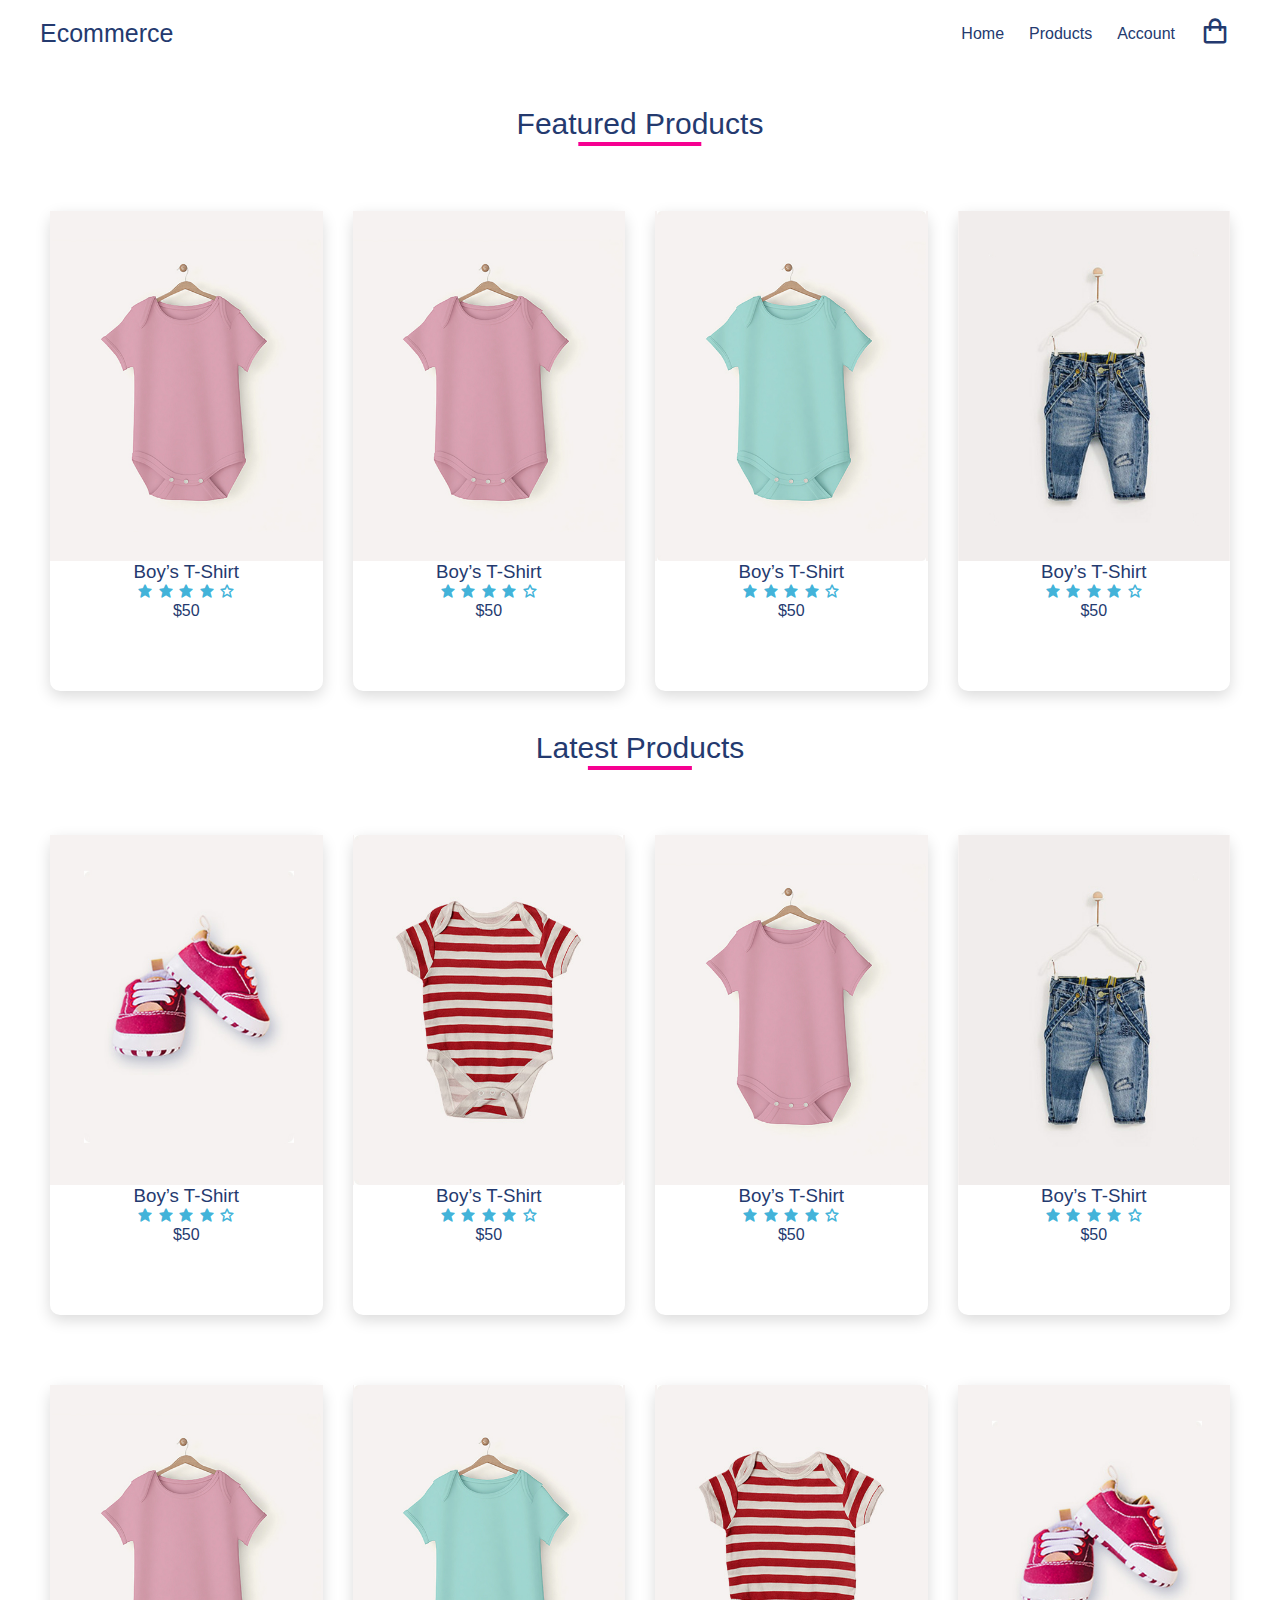
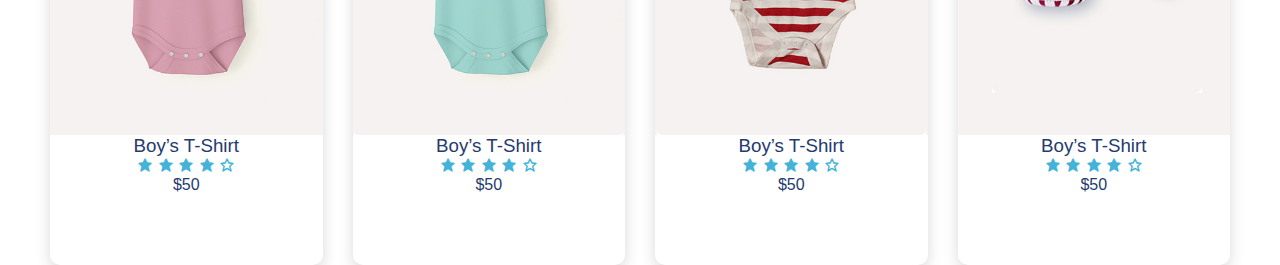
<file: index.html>
<!DOCTYPE html>
<html lang="en">

<head>
  <meta charset="UTF-8" />
  <meta name="viewport" content="width=device-width, initial-scale=1.0" />

  <!-- Box icons -->
  <link rel="stylesheet" href="https://cdn.jsdelivr.net/npm/boxicons@latest/css/boxicons.min.css" />

  <!-- Custom StyleSheet -->
  <link rel="stylesheet" href="./css/styles.css" />
  <title>Ecommerce Website</title>
</head>

<body>
  <!-- Header -->
  <header id="home" class="header">
    <!-- Navigation -->
    <nav class="nav">
      <div class="navigation container">
        <div class="logo">
          <h1>Ecommerce</h1>
        </div>

        <div class="menu">
          <div class="top-nav">
            <div class="logo">
              <h1>Ecommerce</h1>
            </div>
            <div class="close">
              <i class="bx bx-x"></i>
            </div>
          </div>

          <ul class="nav-list">
            <li class="nav-item">
              <a href="product-details.htmlhome" class="nav-link scroll-link">Home</a>
            </li>
            <li class="nav-item">
              <a href="product.html" class="nav-link">Products</a>
            </li>
            <li class="nav-item">
              <a href="account.html" class="nav-link scroll-link">Account</a>
            </li>
            <li class="nav-item">
              <a href="cart.html" class="nav-link icon"><i class="bx bx-shopping-bag"></i></a>
            </li>
          </ul>
        </div>

        <a href="cart.html" class="cart-icon">
          <i class="bx bx-shopping-bag"></i>
        </a>

        <div class="hamburger">
          <i class="bx bx-menu"></i>
        </div>
      </div>
    </nav>


  </header>

  <!-- Main -->
  <main>
    <!-- Featured -->
    <section class="section featured">
      <div class="title">
        <h1>Featured Products</h1>
      </div>

      <div class="product-center container">
        <div class="product">
          <div class="product-header">
            <img src="./images/pic1.jpg" alt="">
            <ul class="icons">
              <span><i class="bx bx-heart"></i></span>
              <span><i class="bx bx-shopping-bag"></i></span>
              <span><i class="bx bx-search"></i></span>
            </ul>
          </div>
          <div class="product-footer">
            <a href="product-details.html">
              <h3>Boy’s T-Shirt</h3>
            </a>
            <div class="rating">
              <i class="bx bxs-star"></i>
              <i class="bx bxs-star"></i>
              <i class="bx bxs-star"></i>
              <i class="bx bxs-star"></i>
              <i class="bx bx-star"></i>
            </div>
            <h4 class="price">$50</h4>
          </div>
        </div>
        <div class="product">
          <div class="product-header">
            <img src="./images/pic1.jpg" alt="">
            <ul class="icons">
              <span><i class="bx bx-heart"></i></span>
              <span><i class="bx bx-shopping-bag"></i></span>
              <span><i class="bx bx-search"></i></span>
            </ul>
          </div>
          <div class="product-footer">
            <a href="product-details.html">
              <h3>Boy’s T-Shirt</h3>
            </a>
            <div class="rating">
              <i class="bx bxs-star"></i>
              <i class="bx bxs-star"></i>
              <i class="bx bxs-star"></i>
              <i class="bx bxs-star"></i>
              <i class="bx bx-star"></i>
            </div>
            <h4 class="price">$50</h4>
          </div>
        </div>
        <div class="product">
          <div class="product-header">
            <img src="./images/pic3.jpg" alt="">
            <ul class="icons">
              <span><i class="bx bx-heart"></i></span>
              <span><i class="bx bx-shopping-bag"></i></span>
              <span><i class="bx bx-search"></i></span>
            </ul>
          </div>
          <div class="product-footer">
            <a href="product-details.html">
              <h3>Boy’s T-Shirt</h3>
            </a>
            <div class="rating">
              <i class="bx bxs-star"></i>
              <i class="bx bxs-star"></i>
              <i class="bx bxs-star"></i>
              <i class="bx bxs-star"></i>
              <i class="bx bx-star"></i>
            </div>
            <h4 class="price">$50</h4>
          </div>
        </div>
        <div class="product">
          <div class="product-header">
            <img src="./images/pic4.jpg" alt="">

            <ul class="icons">
              <span><i class="bx bx-heart"></i></span>
              <span><i class="bx bx-shopping-bag"></i></span>
              <span><i class="bx bx-search"></i></span>
            </ul>
          </div>
          <div class="product-footer">
            <a href="product-details.html">
              <h3>Boy’s T-Shirt</h3>
            </a>
            <div class="rating">
              <i class="bx bxs-star"></i>
              <i class="bx bxs-star"></i>
              <i class="bx bxs-star"></i>
              <i class="bx bxs-star"></i>
              <i class="bx bx-star"></i>
            </div>
            <h4 class="price">$50</h4>
          </div>
        </div>
      </div>
    </section>

    <!--Latest -->
    <section class="section featured">
      <div class="title">
        <h1>Latest Products</h1>
      </div>

      <div class="product-center container">
        <div class="product">
          <div class="product-header">
            <img src="./images/pic5.jpg" alt="">

            <ul class="icons">
              <span><i class="bx bx-heart"></i></span>
              <span><i class="bx bx-shopping-bag"></i></span>
              <span><i class="bx bx-search"></i></span>
            </ul>
          </div>
          <div class="product-footer">
            <a href="product-details.html">
              <h3>Boy’s T-Shirt</h3>
            </a>
            <div class="rating">
              <i class="bx bxs-star"></i>
              <i class="bx bxs-star"></i>
              <i class="bx bxs-star"></i>
              <i class="bx bxs-star"></i>
              <i class="bx bx-star"></i>
            </div>
            <h4 class="price">$50</h4>
          </div>
        </div>
        <div class="product">
          <div class="product-header">
            <img src="./images/pic2.jpg" alt="">

            <ul class="icons">
              <span><i class="bx bx-heart"></i></span>
              <span><i class="bx bx-shopping-bag"></i></span>
              <span><i class="bx bx-search"></i></span>
            </ul>
          </div>
          <div class="product-footer">
            <a href="product-details.html">
              <h3>Boy’s T-Shirt</h3>
            </a>
            <div class="rating">
              <i class="bx bxs-star"></i>
              <i class="bx bxs-star"></i>
              <i class="bx bxs-star"></i>
              <i class="bx bxs-star"></i>
              <i class="bx bx-star"></i>
            </div>
            <h4 class="price">$50</h4>
          </div>
        </div>
        <div class="product">
          <div class="product-header">
            <img src="./images/pic1.jpg" alt="">

            <ul class="icons">
              <span><i class="bx bx-heart"></i></span>
              <span><i class="bx bx-shopping-bag"></i></span>
              <span><i class="bx bx-search"></i></span>
            </ul>
          </div>
          <div class="product-footer">
            <a href="product-details.html">
              <h3>Boy’s T-Shirt</h3>
            </a>
            <div class="rating">
              <i class="bx bxs-star"></i>
              <i class="bx bxs-star"></i>
              <i class="bx bxs-star"></i>
              <i class="bx bxs-star"></i>
              <i class="bx bx-star"></i>
            </div>
            <h4 class="price">$50</h4>
          </div>
        </div>
        <div class="product">
          <div class="product-header">
            <img src="./images/pic4.jpg" alt="">

            <ul class="icons">
              <span><i class="bx bx-heart"></i></span>
              <span><i class="bx bx-shopping-bag"></i></span>
              <span><i class="bx bx-search"></i></span>
            </ul>
          </div>
          <div class="product-footer">
            <a href="product-details.html">
              <h3>Boy’s T-Shirt</h3>
            </a>
            <div class="rating">
              <i class="bx bxs-star"></i>
              <i class="bx bxs-star"></i>
              <i class="bx bxs-star"></i>
              <i class="bx bxs-star"></i>
              <i class="bx bx-star"></i>
            </div>
            <h4 class="price">$50</h4>
          </div>
        </div>
        <div class="product">
          <div class="product-header">
            <img src="./images/pic1.jpg" alt="">

            <ul class="icons">
              <span><i class="bx bx-heart"></i></span>
              <span><i class="bx bx-shopping-bag"></i></span>
              <span><i class="bx bx-search"></i></span>
            </ul>
          </div>
          <div class="product-footer">
            <a href="product-details.html">
              <h3>Boy’s T-Shirt</h3>
            </a>
            <div class="rating">
              <i class="bx bxs-star"></i>
              <i class="bx bxs-star"></i>
              <i class="bx bxs-star"></i>
              <i class="bx bxs-star"></i>
              <i class="bx bx-star"></i>
            </div>
            <h4 class="price">$50</h4>
          </div>
        </div>
        <div class="product">
          <div class="product-header">
            <img src="./images/pic3.jpg" alt="">

            <ul class="icons">
              <span><i class="bx bx-heart"></i></span>
              <span><i class="bx bx-shopping-bag"></i></span>
              <span><i class="bx bx-search"></i></span>
            </ul>
          </div>
          <div class="product-footer">
            <a href="product-details.html">
              <h3>Boy’s T-Shirt</h3>
            </a>
            <div class="rating">
              <i class="bx bxs-star"></i>
              <i class="bx bxs-star"></i>
              <i class="bx bxs-star"></i>
              <i class="bx bxs-star"></i>
              <i class="bx bx-star"></i>
            </div>
            <h4 class="price">$50</h4>
          </div>
        </div>
        <div class="product">
          <div class="product-header">
            <img src="./images/pic2.jpg" alt="">

            <ul class="icons">
              <span><i class="bx bx-heart"></i></span>
              <span><i class="bx bx-shopping-bag"></i></span>
              <span><i class="bx bx-search"></i></span>
            </ul>
          </div>
          <div class="product-footer">
            <a href="product-details.html">
              <h3>Boy’s T-Shirt</h3>
            </a>
            <div class="rating">
              <i class="bx bxs-star"></i>
              <i class="bx bxs-star"></i>
              <i class="bx bxs-star"></i>
              <i class="bx bxs-star"></i>
              <i class="bx bx-star"></i>
            </div>
            <h4 class="price">$50</h4>
          </div>
        </div>
        <div class="product">
          <div class="product-header">
            <img src="./images/pic5.jpg" alt="">

            <ul class="icons">
              <span><i class="bx bx-heart"></i></span>
              <span><i class="bx bx-shopping-bag"></i></span>
              <span><i class="bx bx-search"></i></span>
            </ul>
          </div>
          <div class="product-footer">
            <a href="product-details.html">
              <h3>Boy’s T-Shirt</h3>
            </a>
            <div class="rating">
              <i class="bx bxs-star"></i>
              <i class="bx bxs-star"></i>
              <i class="bx bxs-star"></i>
              <i class="bx bxs-star"></i>
              <i class="bx bx-star"></i>
            </div>
            <h4 class="price">$50</h4>
          </div>
        </div>
      </div>
    </section>

  </main>


  <!-- Custom Script -->
  <script src="./js/index.js"></script>
</body>

</html>
</file>
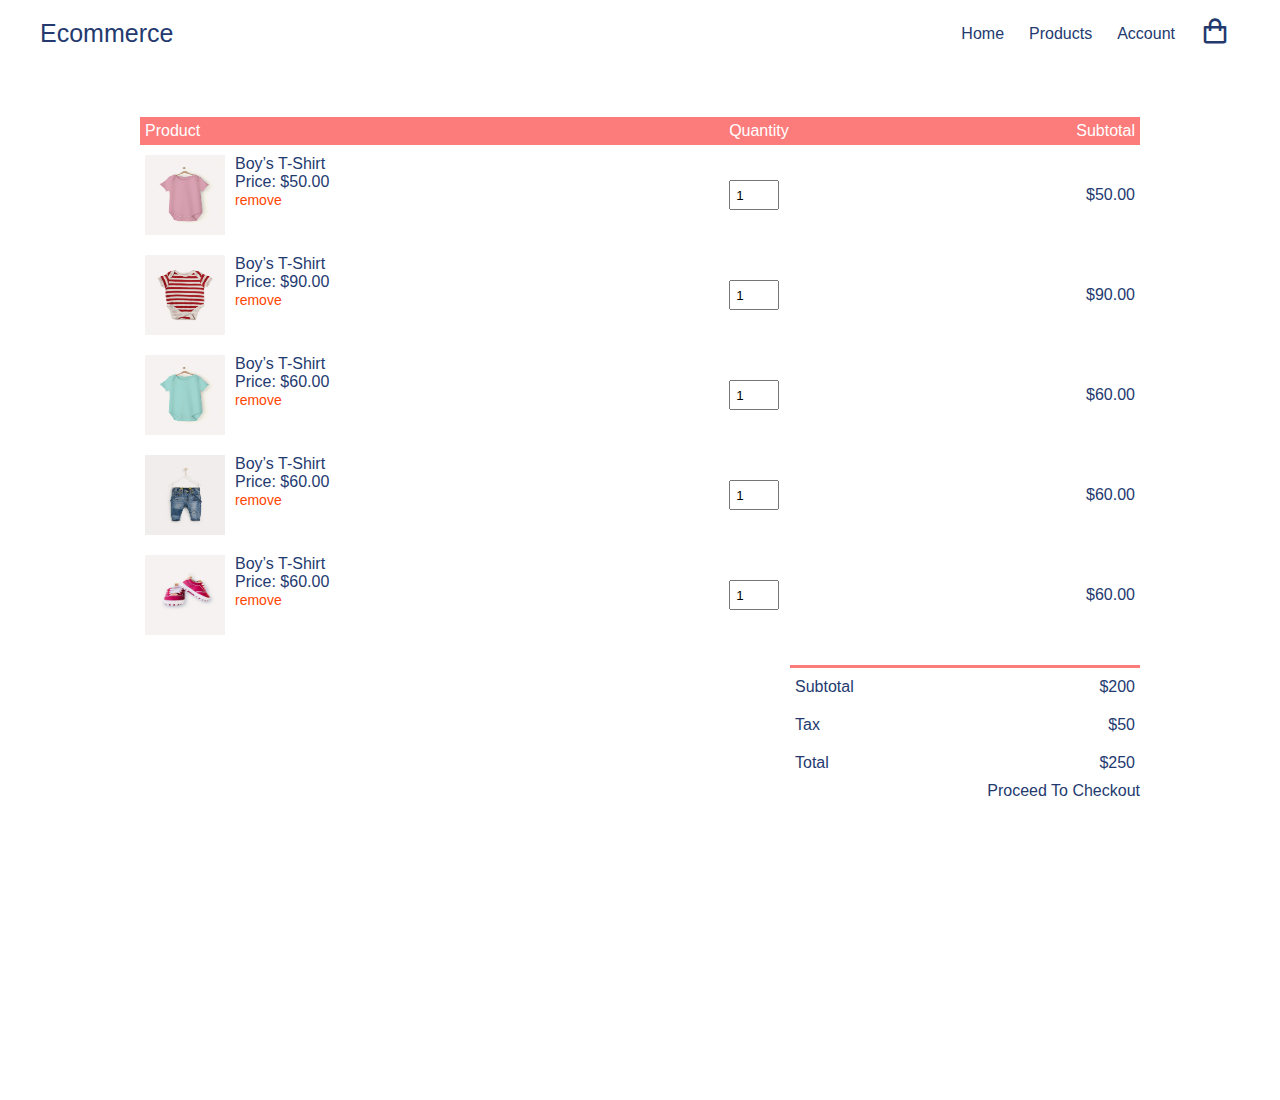
<file: cart.html>
<!DOCTYPE html>
<html lang="en">

<head>
  <meta charset="UTF-8" />
  <meta name="viewport" content="width=device-width, initial-scale=1.0" />

  <!-- Box icons -->
  <link rel="stylesheet" href="https://cdn.jsdelivr.net/npm/boxicons@latest/css/boxicons.min.css" />

  <!-- Custom StyleSheet -->
  <link rel="stylesheet" href="./css/styles.css" />
  <title>Your Cart</title>
</head>

<body>
  <!-- Navigation -->
  <nav class="nav">
    <div class="navigation container">
      <div class="logo">
        <h1>Ecommerce</h1>
      </div>

      <div class="menu">
        <div class="top-nav">
          <div class="logo">
            <h1>Codevo</h1>
          </div>
          <div class="close">
            <i class="bx bx-x"></i>
          </div>
        </div>

        <ul class="nav-list">
          <li class="nav-item">
            <a href="index.html" class="nav-link">Home</a>
          </li>
          <li class="nav-item">
            <a href="product.html" class="nav-link">Products</a>
          </li>
          <li class="nav-item">
            <a href="account.html" class="nav-link">Account</a>
          </li>
          <li class="nav-item">
            <a href="cart.html" class="nav-link icon"><i class="bx bx-shopping-bag"></i></a>
          </li>
        </ul>
      </div>

      <a href="cart.html" class="cart-icon">
        <i class="bx bx-shopping-bag"></i>
      </a>

      <div class="hamburger">
        <i class="bx bx-menu"></i>
      </div>
    </div>
  </nav>

  <!-- Cart Items -->
  <div class="container-md cart">
    <table>
      <tr>
        <th>Product</th>
        <th>Quantity</th>
        <th>Subtotal</th>
      </tr>
      <tr>
        <td>
          <div class="cart-info">
            <img src="./images/pic1.jpg" alt="">
            <div>
              <p>Boy’s T-Shirt</p>
              <span>Price: $50.00</span>
              <br />
              <a href="#">remove</a>
            </div>
          </div>
        </td>
        <td><input type="number" value="1" min="1"></td>
        <td>$50.00</td>
      </tr>
      <tr>
        <td>
          <div class="cart-info">
            <img src="./images/pic2.jpg" alt="">
            <div>
              <p>Boy’s T-Shirt</p>
              <span>Price: $90.00</span>
              <br />
              <a href="#">remove</a>
            </div>
          </div>
        </td>
        <td><input type="number" value="1" min="1"></td>
        <td>$90.00</td>
      </tr>
      <tr>
        <td>
          <div class="cart-info">
            <img src="./images/pic3.jpg" alt="">
            <div>
              <p>Boy’s T-Shirt</p>
              <span>Price: $60.00</span>
              <br />
              <a href="#">remove</a>
            </div>
          </div>
        </td>
        <td><input type="number" value="1" min="1"></td>
        <td>$60.00</td>
      </tr>
      <tr>
        <td>
          <div class="cart-info">
            <img src="./images/pic4.jpg" alt="">
            <div>
              <p>Boy’s T-Shirt</p>
              <span>Price: $60.00</span>
              <br />
              <a href="#">remove</a>
            </div>
          </div>
        </td>
        <td><input type="number" value="1" min="1"></td>
        <td>$60.00</td>
      </tr>
      <tr>
        <td>
          <div class="cart-info">
            <img src="./images/pic5.jpg" alt="">
            <div>
              <p>Boy’s T-Shirt</p>
              <span>Price: $60.00</span>
              <br />
              <a href="#">remove</a>
            </div>
          </div>
        </td>
        <td><input type="number" value="1" min="1"></td>
        <td>$60.00</td>
      </tr>
    </table>

    <div class="total-price">
      <table>
        <tr>
          <td>Subtotal</td>
          <td>$200</td>
        </tr>
        <tr>
          <td>Tax</td>
          <td>$50</td>
        </tr>
        <tr>
          <td>Total</td>
          <td>$250</td>
        </tr>
      </table>
      <a href="#" class="checkout btn">Proceed To Checkout</a>

    </div>

  </div>



  <!-- Custom Script -->
  <script src="./js/index.js"></script>
</body>

</html>
</file>
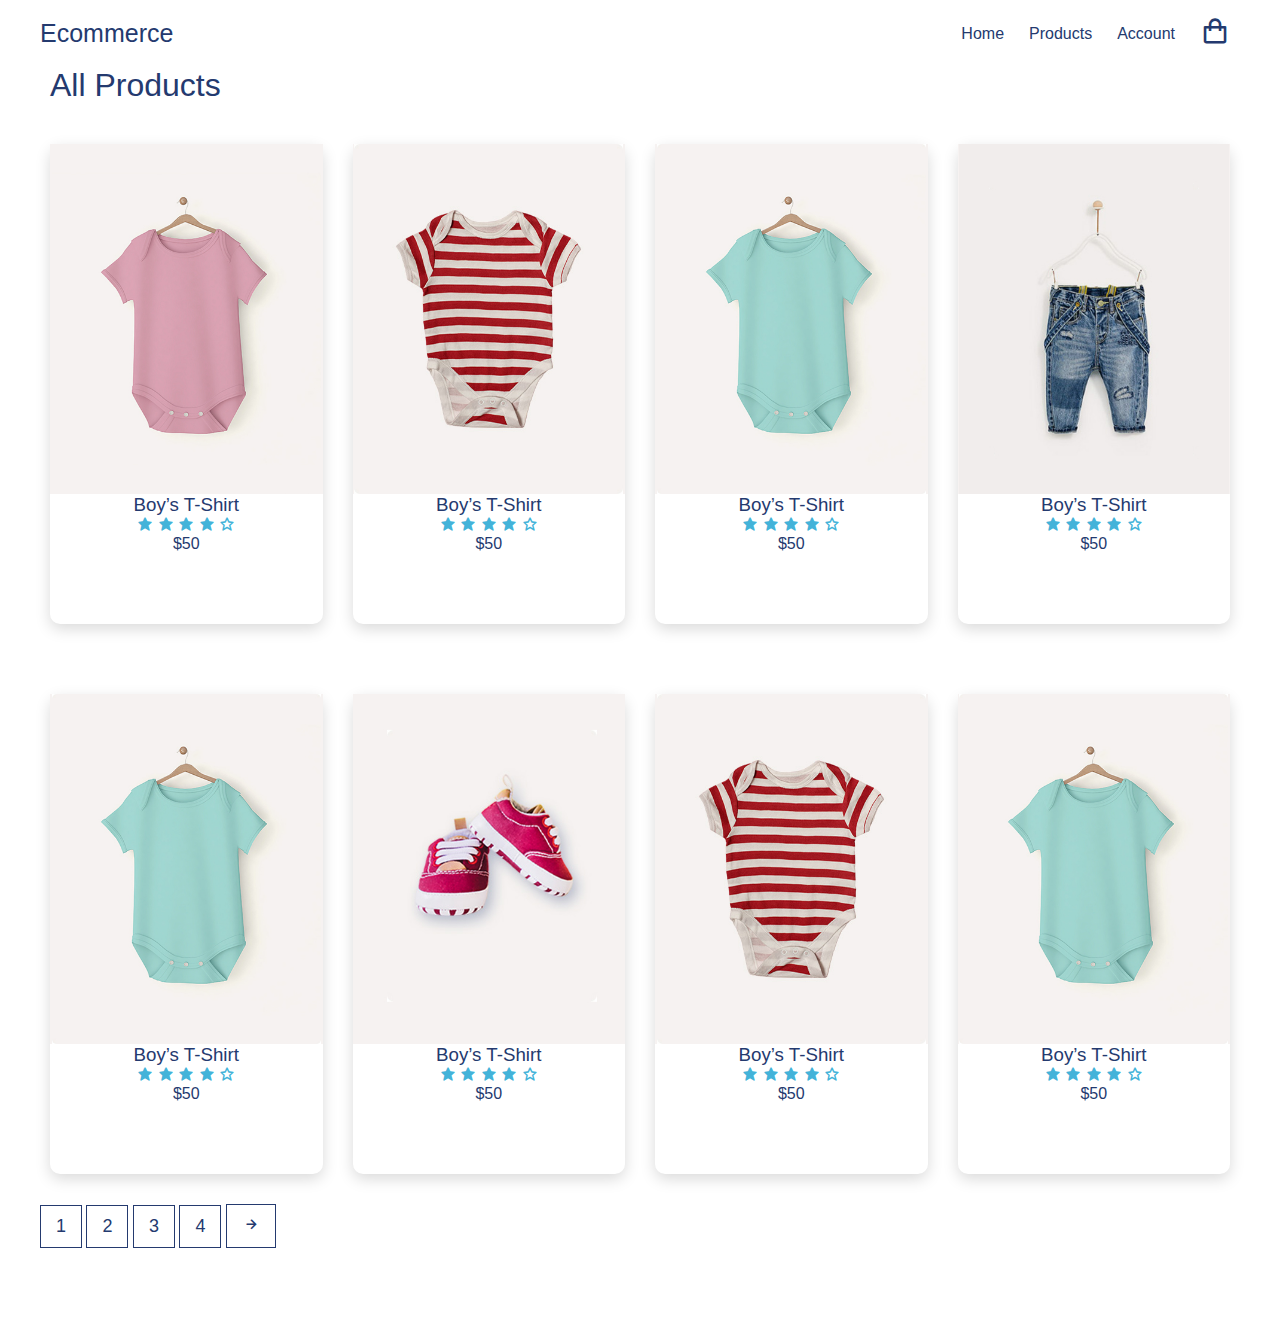
<file: product.html>
<!DOCTYPE html>
<html lang="en">

<head>
    <meta charset="UTF-8" />
    <meta name="viewport" content="width=device-width, initial-scale=1.0" />

    <!-- Box icons -->
    <link rel="stylesheet" href="https://cdn.jsdelivr.net/npm/boxicons@latest/css/boxicons.min.css" />

    <!-- Custom StyleSheet -->
    <link rel="stylesheet" href="./css/styles.css" />
    <title>Boy’s T-Shirt</title>
</head>

<body>
    <!-- Navigation -->
    <nav class="nav">
        <div class="navigation container">
            <div class="logo">
                <h1>Ecommerce</h1>
            </div>

            <div class="menu">
                <div class="top-nav">
                    <div class="logo">
                        <h1>Ecommerce</h1>
                    </div>
                    <div class="close">
                        <i class="bx bx-x"></i>
                    </div>
                </div>

                <ul class="nav-list">
                    <li class="nav-item">
                        <a href="index.html" class="nav-link">Home</a>
                    </li>
                    <li class="nav-item">
                        <a href="product.html" class="nav-link">Products</a>
                    </li>
                    <li class="nav-item">
                        <a href="account.html" class="nav-link">Account</a>
                    </li>
                    <li class="nav-item">
                        <a href="cart.html" class="nav-link icon"><i class="bx bx-shopping-bag"></i></a>
                    </li>
                </ul>
            </div>

            <a href="cart.html" class="cart-icon">
                <i class="bx bx-shopping-bag"></i>
            </a>

            <div class="hamburger">
                <i class="bx bx-menu"></i>
            </div>
        </div>
    </nav>

    <!-- All Products -->
    <section class="section all-products" id="products">
        <div class="top container">
            <h1>All Products</h1>
        </div>

        <div class="product-center container">
            <div class="product">
                <div class="product-header">
                    <img src="./images/pic1.jpg" alt="">
                    <ul class="icons">
                        <span><i class="bx bx-heart"></i></span>
                        <a href="cart.html"> <span><i class="bx bx-shopping-bag"></i></span>
                        </a>
                        <span><i class="bx bx-search"></i></span>
                    </ul>
                </div>
                <div class="product-footer">
                    <a href="product-details.html">
                        <h3>Boy’s T-Shirt</h3>
                    </a>
                    <div class="rating">
                        <i class="bx bxs-star"></i>
                        <i class="bx bxs-star"></i>
                        <i class="bx bxs-star"></i>
                        <i class="bx bxs-star"></i>
                        <i class="bx bx-star"></i>
                    </div>
                    <h4 class="price">$50</h4>
                </div>
            </div>
            <div class="product">
                <div class="product-header">
                    <img src="./images/pic2.jpg" alt="">

                    <ul class="icons">
                        <span><i class="bx bx-heart"></i></span>
                        <span><i class="bx bx-shopping-bag"></i></span>
                        <span><i class="bx bx-search"></i></span>
                    </ul>
                </div>
                <div class="product-footer">
                    <a href="product-details.html">
                        <h3>Boy’s T-Shirt</h3>
                    </a>
                    <div class="rating">
                        <i class="bx bxs-star"></i>
                        <i class="bx bxs-star"></i>
                        <i class="bx bxs-star"></i>
                        <i class="bx bxs-star"></i>
                        <i class="bx bx-star"></i>
                    </div>
                    <h4 class="price">$50</h4>
                </div>
            </div>
            <div class="product">
                <div class="product-header">
                    <img src="./images/pic3.jpg" alt="">

                    <ul class="icons">
                        <span><i class="bx bx-heart"></i></span>
                        <span><i class="bx bx-shopping-bag"></i></span>
                        <span><i class="bx bx-search"></i></span>
                    </ul>
                </div>
                <div class="product-footer">
                    <a href="product-details.html">
                        <h3>Boy’s T-Shirt</h3>
                    </a>
                    <div class="rating">
                        <i class="bx bxs-star"></i>
                        <i class="bx bxs-star"></i>
                        <i class="bx bxs-star"></i>
                        <i class="bx bxs-star"></i>
                        <i class="bx bx-star"></i>
                    </div>
                    <h4 class="price">$50</h4>
                </div>
            </div>
            <div class="product">
                <div class="product-header">
                    <img src="./images/pic4.jpg" alt="">

                    <ul class="icons">
                        <span><i class="bx bx-heart"></i></span>
                        <span><i class="bx bx-shopping-bag"></i></span>
                        <span><i class="bx bx-search"></i></span>
                    </ul>
                </div>
                <div class="product-footer">
                    <a href="product-details.html">
                        <h3>Boy’s T-Shirt</h3>
                    </a>
                    <div class="rating">
                        <i class="bx bxs-star"></i>
                        <i class="bx bxs-star"></i>
                        <i class="bx bxs-star"></i>
                        <i class="bx bxs-star"></i>
                        <i class="bx bx-star"></i>
                    </div>
                    <h4 class="price">$50</h4>
                </div>
            </div>
            <div class="product">
                <div class="product-header">
                    <img src="./images/pic3.jpg" alt="">

                    <ul class="icons">
                        <span><i class="bx bx-heart"></i></span>
                        <span><i class="bx bx-shopping-bag"></i></span>
                        <span><i class="bx bx-search"></i></span>
                    </ul>
                </div>
                <div class="product-footer">
                    <a href="product-details.html">
                        <h3>Boy’s T-Shirt</h3>
                    </a>
                    <div class="rating">
                        <i class="bx bxs-star"></i>
                        <i class="bx bxs-star"></i>
                        <i class="bx bxs-star"></i>
                        <i class="bx bxs-star"></i>
                        <i class="bx bx-star"></i>
                    </div>
                    <h4 class="price">$50</h4>
                </div>
            </div>
            <div class="product">
                <div class="product-header">
                    <img src="./images/pic5.jpg" alt="">

                    <ul class="icons">
                        <span><i class="bx bx-heart"></i></span>
                        <span><i class="bx bx-shopping-bag"></i></span>
                        <span><i class="bx bx-search"></i></span>
                    </ul>
                </div>
                <div class="product-footer">
                    <a href="product-details.html">
                        <h3>Boy’s T-Shirt</h3>
                    </a>
                    <div class="rating">
                        <i class="bx bxs-star"></i>
                        <i class="bx bxs-star"></i>
                        <i class="bx bxs-star"></i>
                        <i class="bx bxs-star"></i>
                        <i class="bx bx-star"></i>
                    </div>
                    <h4 class="price">$50</h4>
                </div>
            </div>
            <div class="product">
                <div class="product-header">
                    <img src="./images/pic2.jpg" alt="">

                    <ul class="icons">
                        <span><i class="bx bx-heart"></i></span>
                        <span><i class="bx bx-shopping-bag"></i></span>
                        <span><i class="bx bx-search"></i></span>
                    </ul>
                </div>
                <div class="product-footer">
                    <a href="product-details.html">
                        <h3>Boy’s T-Shirt</h3>
                    </a>
                    <div class="rating">
                        <i class="bx bxs-star"></i>
                        <i class="bx bxs-star"></i>
                        <i class="bx bxs-star"></i>
                        <i class="bx bxs-star"></i>
                        <i class="bx bx-star"></i>
                    </div>
                    <h4 class="price">$50</h4>
                </div>
            </div>
            <div class="product">
                <div class="product-header">
                    <img src="./images/pic3.jpg" alt="">

                    <ul class="icons">
                        <span><i class="bx bx-heart"></i></span>
                        <span><i class="bx bx-shopping-bag"></i></span>
                        <span><i class="bx bx-search"></i></span>
                    </ul>
                </div>
                <div class="product-footer">
                    <a href="product-details.html">
                        <h3>Boy’s T-Shirt</h3>
                    </a>
                    <div class="rating">
                        <i class="bx bxs-star"></i>
                        <i class="bx bxs-star"></i>
                        <i class="bx bxs-star"></i>
                        <i class="bx bxs-star"></i>
                        <i class="bx bx-star"></i>
                    </div>
                    <h4 class="price">$50</h4>
                </div>
            </div>
        </div>
    </section>

    <section class="pagination">
        <div class=" container">
            <span>1</span>
            <span>2</span>
            <span>3</span>
            <span>4</span>
            <span><i class='bx bx-right-arrow-alt'></i></span>
        </div>
    </section>

    <!-- Custom Script -->
    <script src="./js/index.js"></script>
</body>

</html>
</file>
<file: css/styles.css>
:root {
  --white: #fff;
  --black: #222;
  --pink: #f60091;
  --grey: #444;
  --grey2: #959595;
  --grey-alt: #d1e2e9;
  --yellow: #ffd800;
  --green: #59b210;
}

*,
*::before,
*::after {
  margin: 0;
  padding: 0;
  box-sizing: inherit;
}

html {
  scroll-behavior: smooth;
  box-sizing: border-box;
  font-size: 62.5%;
}

body {
  font-family: "Poppins", sans-serif;
  font-size: 1.6rem;
  font-weight: 400;
  background-color: #fff;
  color: #243a6f;
  position: relative;
  z-index: 1;
}

h1,
h2,
h3,
h4 {
  font-weight: 500;
}

a {
  color: inherit;
  text-decoration: none;
}

img {
  max-width: 100%;
}

li {
  list-style: none;
}

.container {
  max-width: 120rem;
  margin: 0 auto;
}

.container-md {
  max-width: 100rem;
  margin: 0 auto;
}

@media only screen and (max-width: 1200px) {
  .container {
    padding: 0 3rem;
  }

  .container-md {
    padding: 0 3rem;
  }
}

/* Header */

.nav {
  padding: 1.6rem 0;
}

.nav.fix-nav {
  position: fixed;
  top: 0;
  left: 0;
  width: 100%;
  background-color: #243a6f;
  box-shadow: 0 5px 15px rgba(0, 0, 0, 0.3);
  z-index: 999;
}

.nav.fix-nav .nav-link,
.nav.fix-nav .logo,
.nav.fix-nav .cart-icon,
.nav.fix-nav .hamburger {
  color: #fff;
}

.navigation {
  display: flex;
  align-items: center;
  justify-content: space-between;
}

.logo h1 {
  font-size: 2.5rem;
}

.nav-list {
  display: flex;
  align-items: center;
}

.nav-item:not(:last-child) {
  margin-right: 0.5rem;
}

.nav-link:link,
.nav-link:visited {
  padding: 0.8rem 1rem;
  transition: all 300ms ease-in-out;
}

.nav-link.icon {
  font-size: 3rem;
}

.top-nav {
  display: none;
}

.hamburger {
  display: none;
}

.cart-icon {
  display: none;
}

@media only screen and (max-width: 768px) {
  .menu {
    position: fixed;
    top: 0;
    left: -100%;
    width: 80%;
    max-width: 40rem;
    height: 100%;
    background-color: #fff;
    transition: all 500ms ease-in-out;
    z-index: 100;
  }

  .menu.show {
    left: 0;
  }

  .top-nav {
    display: flex;
    align-items: center;
    justify-content: space-between;
    background-color: #243a6f;
    padding: 1rem 1.6rem;
  }

  .top-nav .logo {
    color: #fff;
  }

  .top-nav .close {
    color: #fff;
    font-size: 3rem;
    padding: 1rem;
    cursor: pointer;
  }

  .cart-icon {
    display: block;
    font-size: 3rem;
  }

  .hamburger {
    display: block;
    font-size: 3rem;
    padding: 0.5rem;
    cursor: pointer;
  }

  .nav-link:link,
  .nav-link:visited {
    display: block;
    font-size: 1.7rem;
    padding: 1rem 0;
  }

  .nav.fix-nav .nav-link {
    color: #243a6f;
  }

  .nav-list {
    flex-direction: column;
    align-items: start;
    padding: 1rem 1.6rem;
  }

  body.show::before {
    content: "";
    position: absolute;
    top: 0;
    left: 0;
    width: 100%;
    height: 100%;
    background-color: rgba(0, 0, 0, 0.8);
    z-index: 4;
  }

  .nav.show {
    background-color: rgba(0, 0, 0, 0.8);
  }

  .nav-link.icon {
    display: none;
  }
}

.section {
  padding: 00 5rem 0;
}

/* Featured Products */

.title {
  margin: 4rem 0 7rem 0;
  text-align: center;
}

.title h1 {
  font-size: 3rem;
  display: inline-block;
  position: relative;
  z-index: 0;
}

.title h1::after {
  content: "";
  position: absolute;
  left: 50%;
  bottom: -20%;
  transform: translate(-50%, -50%);
  background-color: var(--pink);
  width: 50%;
  height: 0.4rem;
  z-index: 1;
}

/* Product */
.product-center {
  display: grid;
  grid-template-columns: repeat(auto-fit, minmax(25rem, 1fr));
  gap: 7rem 3rem;
}

.product {
  height: 48rem;
  background-color: #fff;
  box-shadow: 0 0.5rem 1.5rem rgba(0, 0, 0, 0.15);
  border-radius: 1rem;
  text-align: center;
  transition: all 300ms ease-in-out;
}

.product:hover {
  box-shadow: 0 0.5rem 1.5rem rgba(0, 0, 0, 0.25);
}

.product-header {
  position: relative;
  height: 35rem;
  background-color: #f6f2f1;
  transition: all 300ms ease-in-out;
  z-index: 0;
}

.product-header img {
  height: 100%;
}

.rating {
  color: #43b3d9;
}

.product:hover .product-header::after {
  content: "";
  position: absolute;
  width: 100%;
  height: 100%;
  left: 0;
  top: 0;
  border-radius: 1rem 1rem 0 0;
  background-color: rgba(0, 0, 0, 0.5);
  transition: all 500ms ease-in-out;
  z-index: 1;
}

.product-header .icons {
  position: absolute;
  right: 5%;
  top: 50%;
  transform: translate(0, -50%) scale(0);
  z-index: 2;
  opacity: 0;
  transition: all 500ms ease-in-out;
}

.product-header .icons span {
  background-color: #fff;
  font-size: 2.5rem;
  display: block;
  border-radius: 50%;
  padding: 1.5rem 1.6rem;
  line-height: 2rem;
  cursor: pointer;
  transition: all 300ms ease-in-out;
}

.product-header .icons span i {
  transition: all 500ms ease-in-out;
}

.product-header .icons span:not(:last-child) {
  margin-bottom: 1rem;
}

.product-header .icons span:hover {
  background-color: #ff7c9c;
  color: #fff;
}

.product:hover .icons {
  opacity: 1;
  transform: translate(0, -50%) scale(1);
}

.product-header .icons a {
  display: block;
  margin-bottom: 1rem;
}

/* Exclusive Product */
.product-banner {
  display: grid;
  grid-template-columns: 1fr 1fr;
  height: 50rem;
  background-color: #243a6f;
}

.product-banner .left img {
  object-fit: cover;
  height: 100%;
}

.product-banner .right {
  align-self: center;
  text-align: center;
  padding: 1.6rem;
}

.product-banner .content h2 {
  color: #fbb419;
  font-size: 3rem;
  font-weight: 700;
  margin-bottom: 1rem;
}

.product-banner .content .discount {
  color: #b888ff;
}

.product-banner .content h1 span {
  color: #fff;
  font-size: 6rem;
  font-weight: 700;
  display: block;
  line-height: 1;
}

@media only screen and (max-width: 996px) {
  .product-banner .content h1 span {
    font-size: 5rem;
  }
}

@media only screen and (max-width: 768px) {
  .product-banner {
    grid-template-columns: 1fr;
  }

  .product-banner .left {
    display: none;
  }

  .product-banner .content h1 span {
    font-size: 4rem;
  }

  .product-banner .content h2 {
    font-size: 2rem;
  }

  .product-banner .content a {
    padding: 1rem 3rem;
  }
}

/* All Products */
.section .top {
  display: flex;
  align-items: center;
  justify-content: space-between;
  margin-bottom: 4rem;
}

.all-products .top select {
  font-family: "Poppins", sans-serif;
  width: 20rem;
  padding: 1rem;
  border: 1px solid #ccc;
  appearance: none;
  outline: none;
}

form {
  position: relative;
  z-index: 1;
}

form span {
  position: absolute;
  top: 50%;
  right: 1rem;
  transform: translateY(-50%);
  font-size: 2rem;
  z-index: 0;
}

@media only screen and (max-width: 768px) {
  .all-products .top select {
    width: 15rem;
  }
}

/* Pagination */
.pagination {
  padding: 3rem 0 5rem 0;
}

.pagination span {
  display: inline-block;
  padding: 1rem 1.5rem;
  border: 1px solid #243a6f;
  font-size: 1.8rem;
  margin-bottom: 2rem;
  cursor: pointer;
  transition: all 300ms ease-in-out;
}

.pagination span:hover {
  border: 1px solid #243a6f;
  background-color: #243a6f;
  color: #fff;
}

/* Detail */
.product-detail .details {
  display: grid;
  grid-template-columns: 1fr 1.2fr;
  gap: 7rem;
}

.product-detail .left {
  display: flex;
  flex-direction: column;
}

.product-detail .left .main {
  text-align: center;
  background-color: #f6f2f1;
  margin-bottom: 2rem;
  height: 45rem;
  padding: 3rem;
}

.product-detail .left .main img {
  object-fit: contain;
  height: 100%;
}

.product-detail .thumbnails {
  display: grid;
  grid-template-columns: repeat(4, 1fr);
  gap: 1rem;
}

.product-detail .thumbnail {
  width: 10rem;
  height: 10rem;
  background-color: #f6f2f1;
  text-align: center;
}

.product-detail .thumbnail img {
  height: 100%;
  object-fit: contain;
}

.product-detail .right span {
  display: inline-block;
  font-size: 1.5rem;
  margin-bottom: 1rem;
}

.product-detail .right h1 {
  font-size: 4rem;
  line-height: 1.2;
  margin-bottom: 2rem;
}

.product-detail .right .price {
  font-size: 600;
  font-size: 2rem;
  color: #ff7c9c;
  margin-bottom: 2rem;
}

.product-detail .right div {
  display: inline-block;
  position: relative;
  z-index: 1;
}

.product-detail .right select {
  font-family: "Poppins", sans-serif;
  width: 20rem;
  padding: 0.7rem;
  border: 1px solid #ccc;
  appearance: none;
  outline: none;
}

.product-detail form {
  margin-bottom: 2rem;
}

.product-detail form span {
  position: absolute;
  top: 50%;
  right: 1rem;
  transform: translateY(-50%);
  font-size: 2rem;
  z-index: 0;
}

.product-detail .form {
  margin-bottom: 3rem;
}

.product-detail .form input {
  padding: 0.8rem;
  text-align: center;
  width: 3.5rem;
  margin-right: 2rem;
}

.product-detail .form .addCart {
  background: #ff7c9c;
  padding: 0.8rem 4rem;
  color: #fff;
  border-radius: 3rem;
}

.product-detail h3 {
  text-transform: uppercase;
  margin-bottom: 2rem;
}

@media only screen and (max-width: 996px) {
  .product-detail .left {
    width: 30rem;
    height: 45rem;
  }

  .product-detail .details {
    gap: 3rem;
  }

  .product-detail .thumbnails {
    width: 30rem;
    gap: 0.5rem;
  }

  .product-detail .thumbnail {
    width: auto;
    height: 10rem;
    background-color: #f6f2f1;
    text-align: center;
    padding: 0.5rem;
  }
}

@media only screen and (max-width: 650px) {
  .product-detail .details {
    grid-template-columns: 1fr;
  }

  .product-detail .right {
    margin-top: 10rem;
  }

  .product-detail .left {
    width: 100%;
    height: 45rem;
  }

  .product-detail .details {
    gap: 3rem;
  }

  .product-detail .thumbnails {
    width: 100%;
    gap: 0.5rem;
  }
}

/* Cart Items */
.cart {
  margin: 50px auto 300px auto;
}

table {
  width: 100%;
  border-collapse: collapse;
}

.cart-info {
  display: flex;
  flex-wrap: wrap;
}

th {
  text-align: left;
  padding: 0.5rem;
  color: #fff;
  background-color: #fc7c7c;
  font-weight: normal;
}

td {
  padding: 1rem 0.5rem;
}

td input {
  width: 5rem;
  height: 3rem;
  padding: 0.5rem;
}

td a {
  color: orangered;
  font-size: 1.4rem;
}

td img {
  width: 8rem;
  height: 8rem;
  margin-right: 1rem;
}

.total-price {
  display: flex;
  justify-content: flex-end;
  align-items: end;
  flex-direction: column;
  margin-top: 2rem;
}

.total-price table {
  border-top: 3px solid #fc7c7c;
  width: 100%;
  max-width: 35rem;
}

td:last-child {
  text-align: right;
}

th:last-child {
  text-align: right;
}

@media only screen and (max-width: 567px) {
  .cart-info p {
    display: none;
  }
}
</file>
